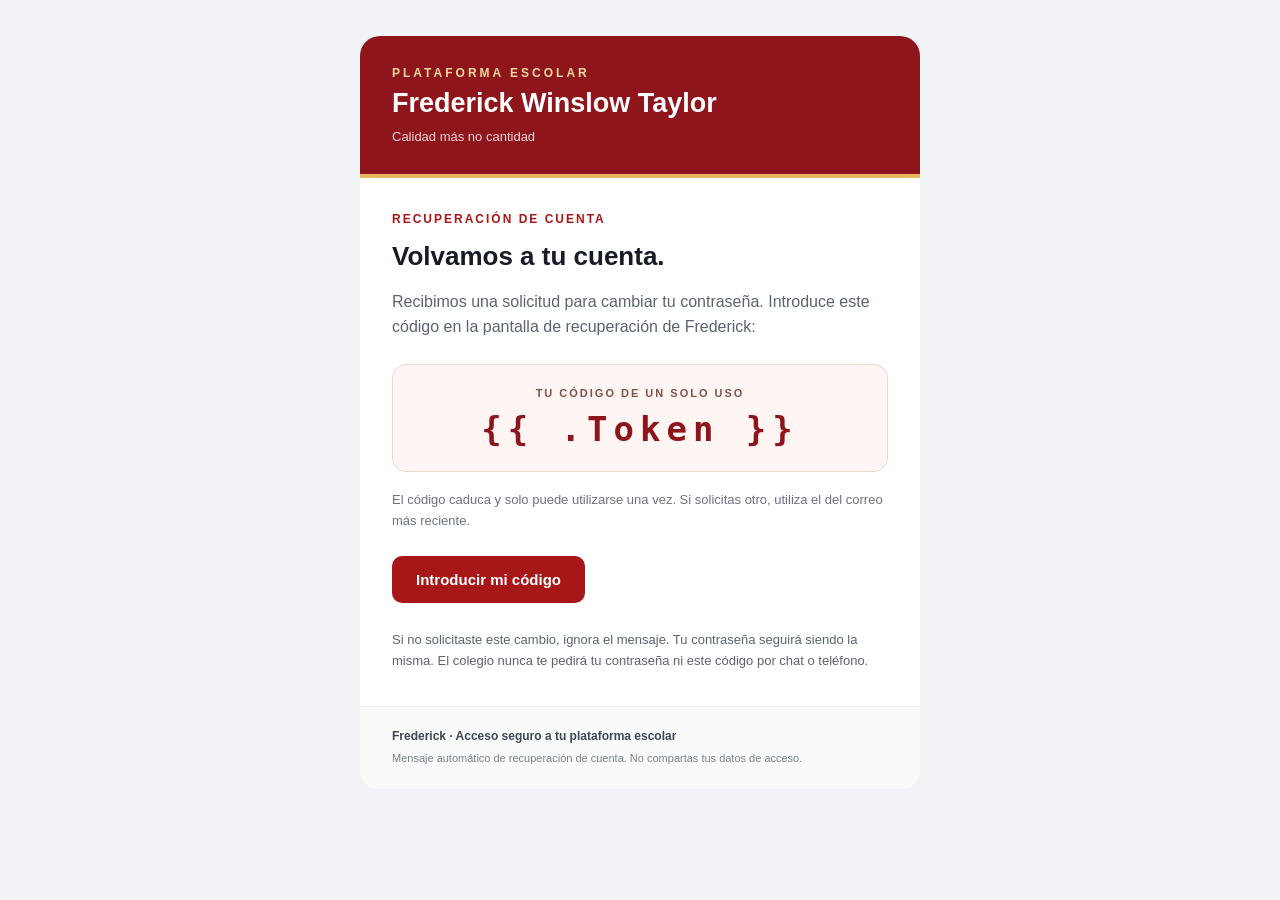
<file: supabase/templates/recovery.html>
<!doctype html>
<html lang="es">
<head><meta charset="utf-8"><meta name="viewport" content="width=device-width, initial-scale=1"><title>Recupera tu cuenta · Frederick</title></head>
<body style="margin:0;padding:0;background:#f2f3f6;color:#20232b;font-family:Arial,Helvetica,sans-serif;">
  <div style="display:none;max-height:0;overflow:hidden;">Tu código de un solo uso para recuperar el acceso a Frederick.</div>
  <table role="presentation" width="100%" cellspacing="0" cellpadding="0" style="background:#f2f3f6;"><tr><td align="center" style="padding:36px 16px;">
    <table role="presentation" width="560" cellspacing="0" cellpadding="0" style="width:100%;max-width:560px;background:#ffffff;border-radius:20px;overflow:hidden;">
      <tr><td style="background:#8d151b;padding:30px 32px;border-bottom:4px solid #e5b65c;">
        <p style="margin:0 0 7px;font-size:12px;font-weight:bold;letter-spacing:3px;color:#f5d99d;">PLATAFORMA ESCOLAR</p>
        <h1 style="margin:0;font-size:27px;line-height:1.2;color:#ffffff;">Frederick Winslow Taylor</h1>
        <p style="margin:10px 0 0;font-size:13px;color:#f1d4d5;">Calidad más no cantidad</p>
      </td></tr>
      <tr><td style="padding:34px 32px;">
        <p style="margin:0 0 14px;font-size:12px;font-weight:bold;letter-spacing:2px;color:#a81717;">RECUPERACIÓN DE CUENTA</p>
        <h2 style="margin:0 0 16px;font-size:26px;line-height:1.25;color:#171b25;">Volvamos a tu cuenta.</h2>
        <p style="margin:0 0 24px;font-size:16px;line-height:1.6;color:#5b6270;">Recibimos una solicitud para cambiar tu contraseña. Introduce este código en la pantalla de recuperación de Frederick:</p>
        <table role="presentation" width="100%" cellspacing="0" cellpadding="0"><tr><td align="center" style="background:#fff6f3;border:1px solid #efd6cd;border-radius:14px;padding:22px 10px;">
          <p style="margin:0 0 10px;color:#80504a;font-size:11px;font-weight:bold;letter-spacing:2px;">TU CÓDIGO DE UN SOLO USO</p>
          <p style="margin:0;color:#8d151b;font-family:Consolas,monospace;font-size:34px;font-weight:bold;letter-spacing:6px;">{{ .Token }}</p>
        </td></tr></table>
        <p style="margin:18px 0 24px;font-size:13px;line-height:1.6;color:#6c7280;">El código caduca y solo puede utilizarse una vez. Si solicitas otro, utiliza el del correo más reciente.</p>
        <table role="presentation" cellspacing="0" cellpadding="0"><tr><td align="center" bgcolor="#a81717" style="border-radius:10px;"><a href="https://adrian999elpro.github.io/frederick/index.html?view=verify" style="display:inline-block;padding:15px 24px;color:#ffffff;font-size:15px;font-weight:bold;text-decoration:none;">Introducir mi código</a></td></tr></table>
        <p style="margin:26px 0 0;font-size:13px;line-height:1.65;color:#5b6270;">Si no solicitaste este cambio, ignora el mensaje. Tu contraseña seguirá siendo la misma. El colegio nunca te pedirá tu contraseña ni este código por chat o teléfono.</p>
      </td></tr>
      <tr><td style="padding:22px 32px;background:#fafafb;border-top:1px solid #eeeeef;">
        <p style="margin:0;font-size:12px;font-weight:bold;color:#3f4653;">Frederick · Acceso seguro a tu plataforma escolar</p>
        <p style="margin:7px 0 0;font-size:11px;line-height:1.6;color:#7a808b;">Mensaje automático de recuperación de cuenta. No compartas tus datos de acceso.</p>
      </td></tr>
    </table>
  </td></tr></table>
</body>
</html>
</file>
